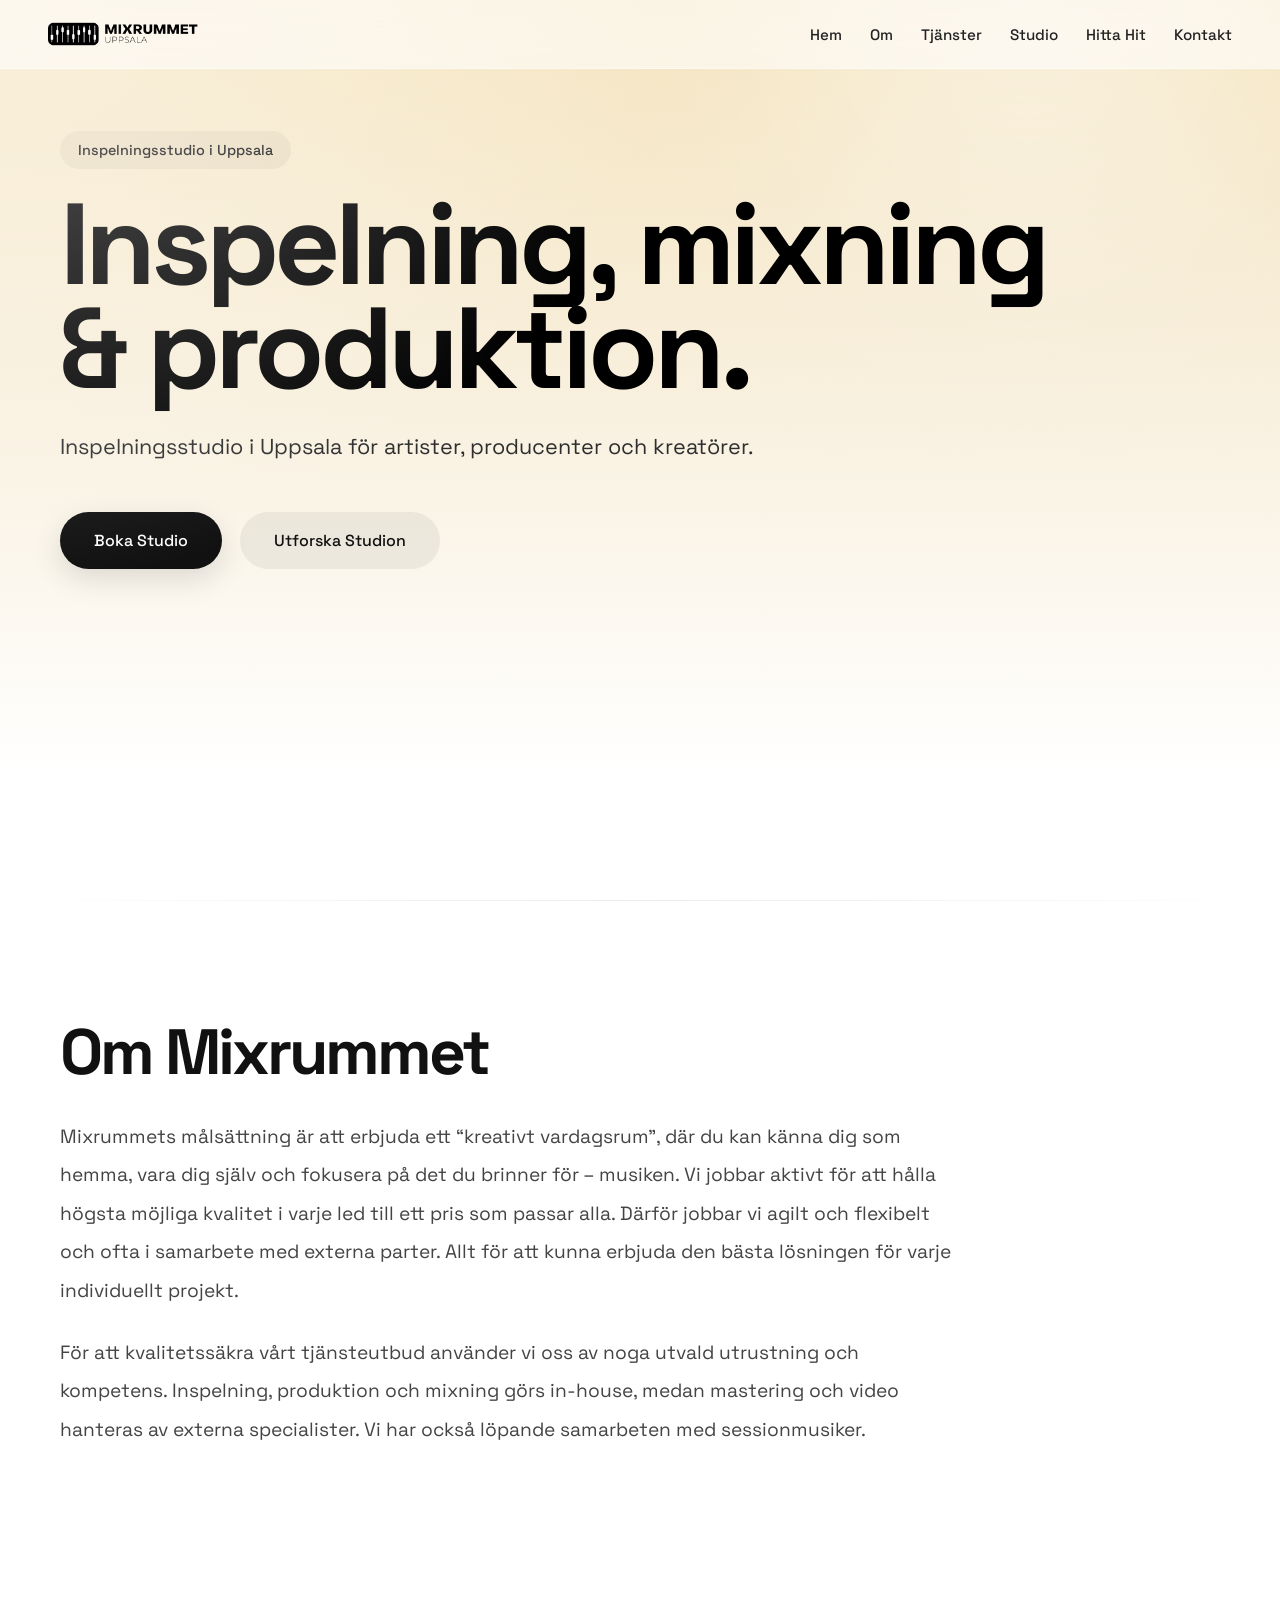
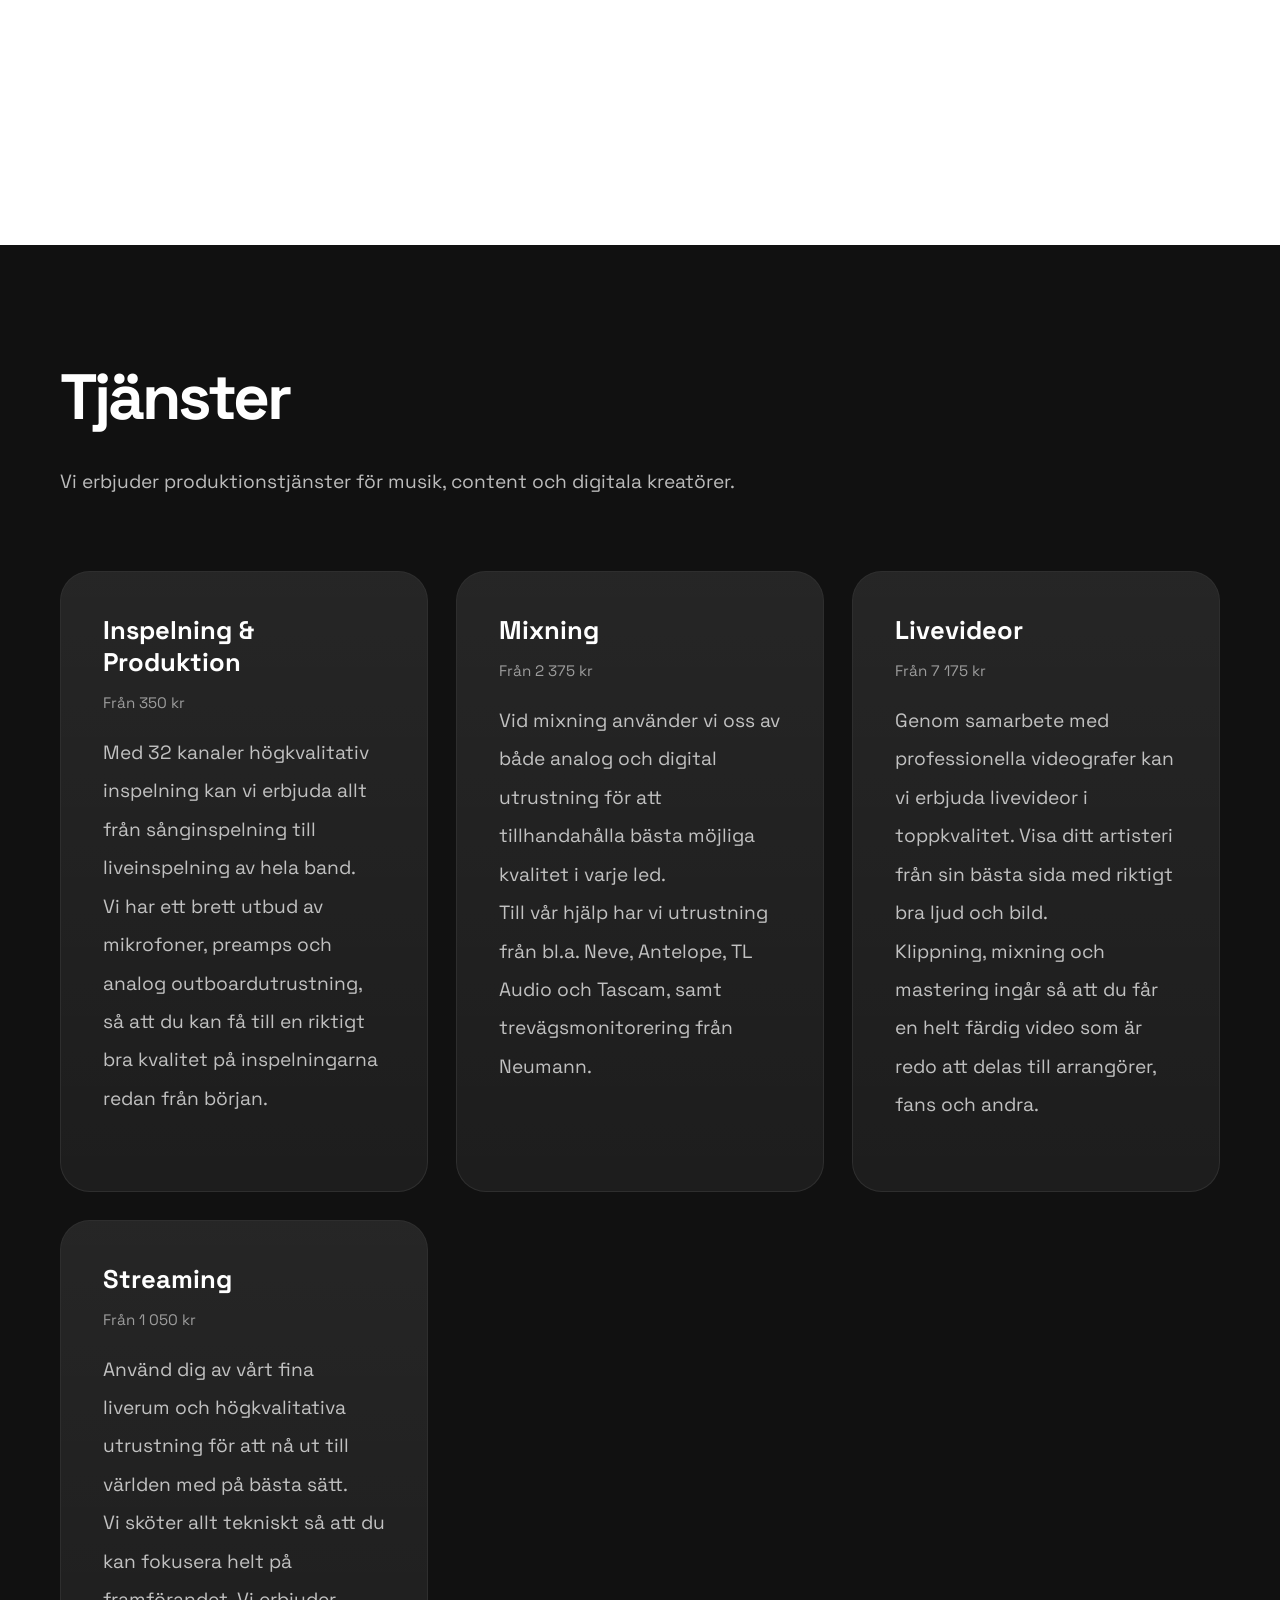
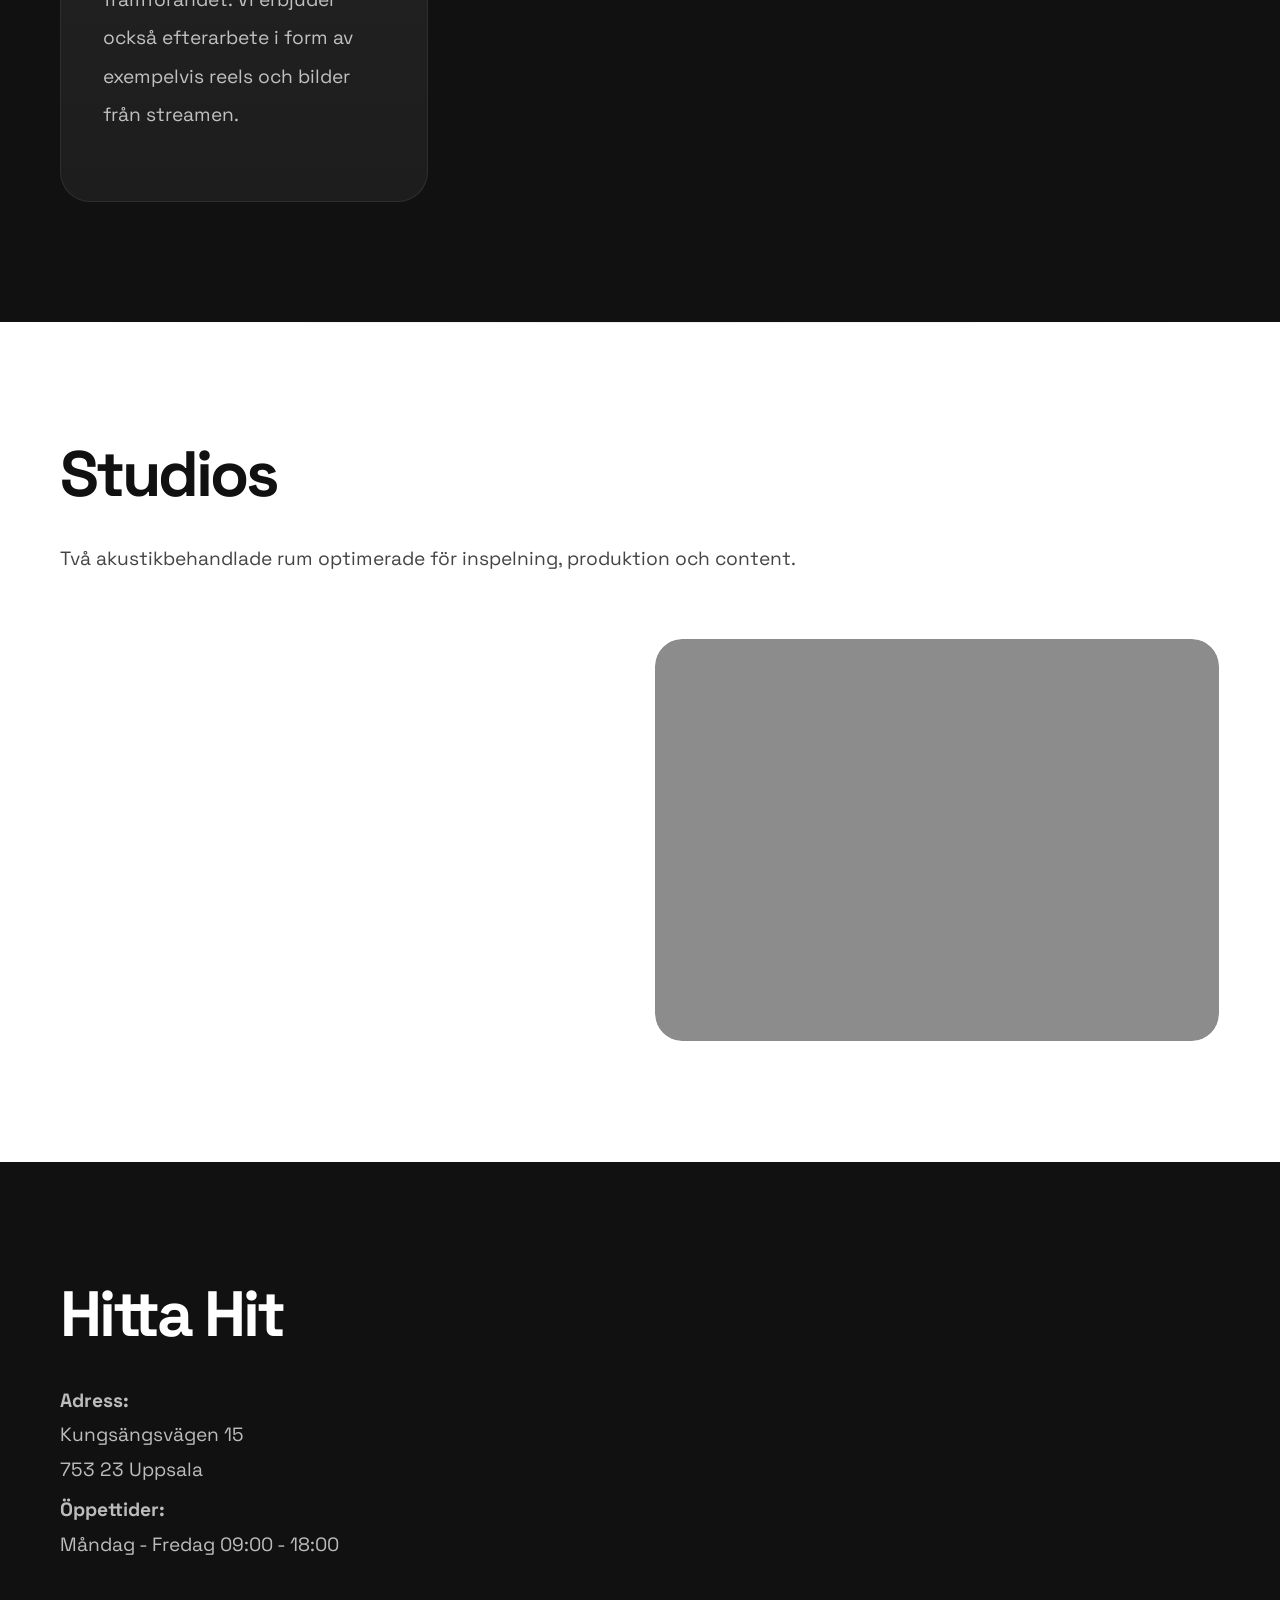
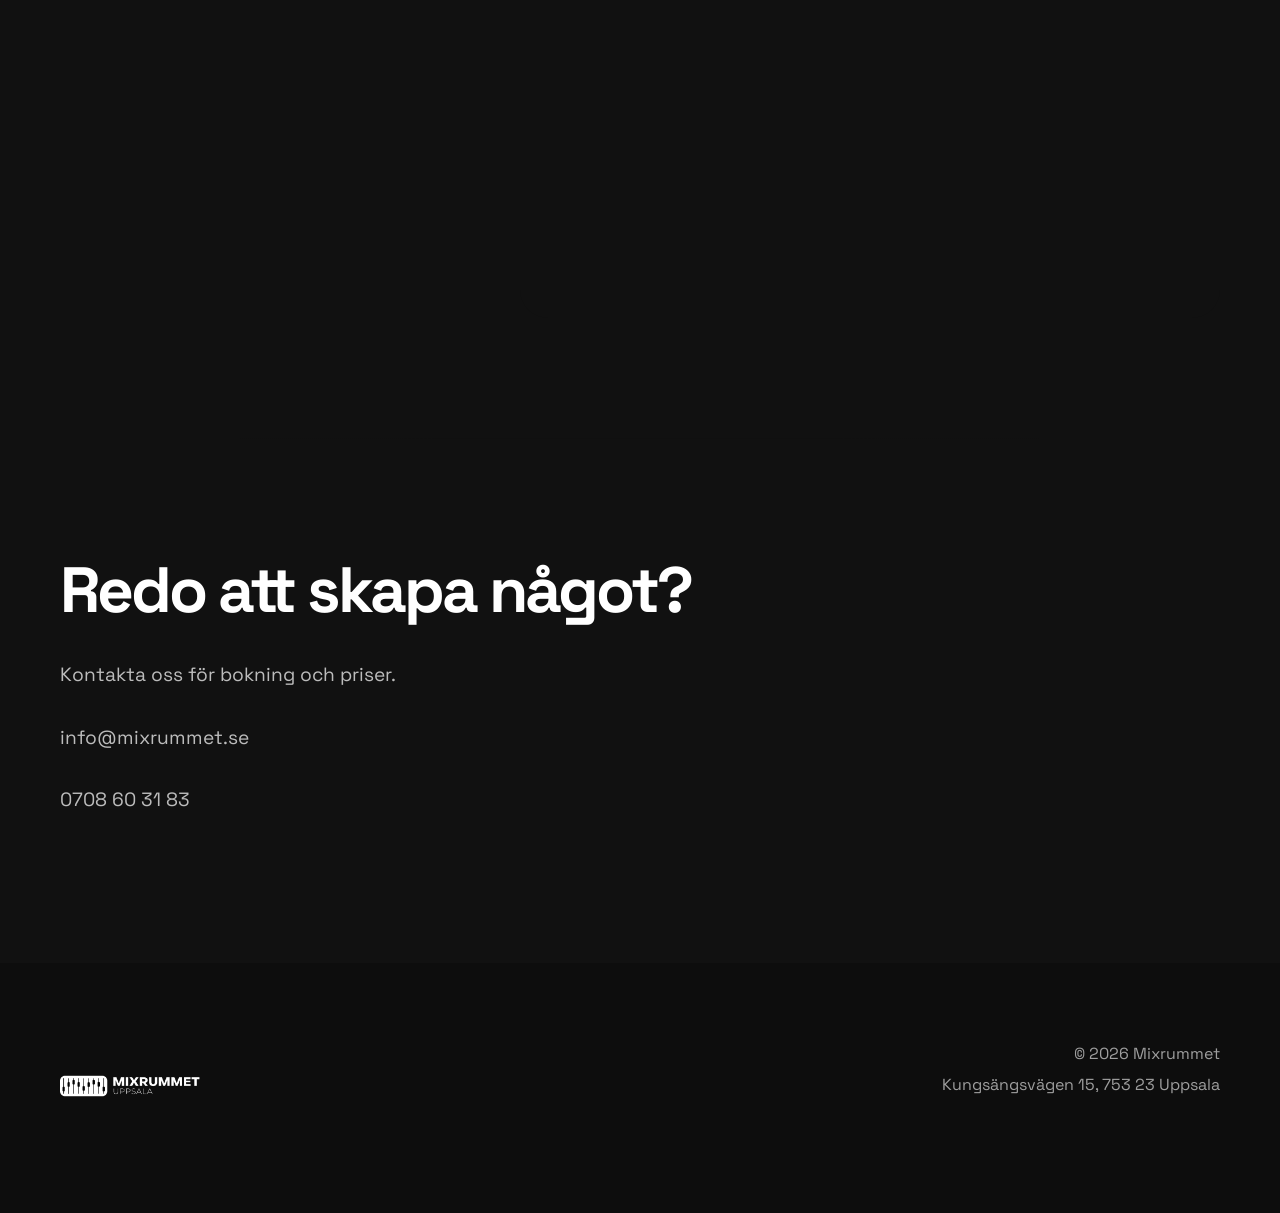
<file: index.html>
<!DOCTYPE html>
<html lang="sv">
<head>

    <meta charset="UTF-8">

    <meta name="viewport" content="width=device-width, initial-scale=1.0">

    <title>Mixrummet</title>

    <link rel="stylesheet" href="style.css">

</head>

<body>

    <!-- HEADER -->

    <header class="header">

        <img onclick="window.location.href='#' " src="logo.webp" alt="Mixrummet Logo" class="logo">

        <nav class="nav">
            <a href="#">Hem</a>
            <a href="#om">Om</a>
            <a href="#tjanster">Tjänster</a>
            <a href="#studio">Studio</a>
            <a href="#hittahit">Hitta Hit</a>
            <a href="#kontakt">Kontakt</a>
        </nav>
<button id="menuToggle" class="menu-toggle">
  <span></span>
  <span></span>
  <span></span>
</button>

<div id="sideMenu" class="side-menu">
    <a href="#home">Home</a>
    <a href="#studio">Studios</a>
    <a href="#gear">Gear</a>
    <a href="#contact">Contact</a>
</div>

    </header>

    <!-- HERO -->

    <section class="hero-section">

        <div class="content fade-up">

            <div class="hero-label">
                Inspelningsstudio i Uppsala
            </div>

            <h1 class="welcome-title">
                Inspelning, mixning & produktion.
            </h1>

            <p class="description">
                Inspelningsstudio i Uppsala för artister, producenter och kreatörer.
            </p>

            <div class="hero-buttons">

                <a href="#kontakt" class="cta-button">
                    Boka Studio
                </a>

                <a href="#studio" class="secondary-button">
                    Utforska Studion
                </a>

            </div>

        </div>

    </section>

    <!-- ABOUT -->

    <section class="section" id="om">

        <div class="content fade-up">

            <h2>Om Mixrummet</h2>

            <p>
Mixrummets målsättning är att erbjuda ett “kreativt vardagsrum”, där du kan känna dig som hemma, vara dig själv och fokusera på det du brinner för – musiken. Vi jobbar aktivt för att hålla högsta möjliga kvalitet i varje led till ett pris som passar alla. Därför jobbar vi agilt och flexibelt och ofta i samarbete med externa parter. Allt för att kunna erbjuda den bästa lösningen för varje individuellt projekt.
            </p>

            <p>
För att kvalitetssäkra vårt tjänsteutbud använder vi oss av noga utvald utrustning och kompetens. Inspelning, produktion och mixning görs in-house, medan mastering och video hanteras av externa specialister. Vi har också löpande samarbeten med sessionmusiker.
            </p>

            <!-- STATS -->

            <div class="stats-grid">

                <div class="stat-card">
                    <h3>5+</h3>
                    <p>Års erfarenhet inom produktion och inspelning.</p>
                </div>

                <div class="stat-card">
                    <h3>100+</h3>
                    <p>Sessions med artister, producenter och kreatörer.</p>
                </div>

            </div>

        </div>

    </section>

    <!-- SERVICES -->

    <section class="section dark-section" id="tjanster">

        <div class="content fade-up">

            <h2>Tjänster</h2>

            <p>
                Vi erbjuder produktionstjänster för musik,
                content och digitala kreatörer.
            </p>

            <div class="services-grid">

                <div class="service-card">

                    <h3>Inspelning & Produktion</h3>

                    <span>Från 350 kr</span>

                    <p>
Med 32 kanaler högkvalitativ inspelning kan vi erbjuda allt från sånginspelning till liveinspelning av hela band.<br>

Vi har ett brett utbud av mikrofoner, preamps och analog outboardutrustning, så att du kan få till en riktigt bra kvalitet på inspelningarna redan från början.
                    </p>

                </div>

                <div class="service-card">

                    <h3>Mixning</h3>

                    <span>Från 2 375 kr</span>

                    <p>
Vid mixning använder vi oss av både analog och digital utrustning för att tillhandahålla bästa möjliga kvalitet i varje led.<br>

Till vår hjälp har vi utrustning från bl.a. Neve, Antelope, TL Audio och Tascam, samt trevägsmonitorering från Neumann.
                    </p>

                </div>

                <div class="service-card">

                    <h3>Livevideor</h3>

                    <span>Från 7 175 kr</span>

                    <p>
                        Genom samarbete med professionella videografer kan vi erbjuda livevideor i toppkvalitet. Visa ditt artisteri från sin bästa sida med riktigt bra ljud och bild.<br>

Klippning, mixning och mastering ingår så att du får en helt färdig video som är redo att delas till arrangörer, fans och andra.
                    </p>

                </div>

                <div class="service-card">

                    <h3>Streaming</h3>

                    <span>Från 1 050 kr</span>

                    <p>
Använd dig av vårt fina liverum och högkvalitativa utrustning för att nå ut till världen med på bästa sätt.<br>

Vi sköter allt tekniskt så att du kan fokusera helt på framförandet. Vi erbjuder också efterarbete i form av exempelvis reels och bilder från streamen.
                    </p>

                </div>

            </div>

        </div>

    </section>

    <!-- STUDIO -->

<section class="section" id="studio">

    <div class="content fade-up">

        <h2>Studios</h2>
        <p>Två akustikbehandlade rum optimerade för inspelning, produktion och content.</p>

        <div class="studio-grid">

            <!-- STUDIO A -->
            <div class="studio-card">
                
                <div class="studio-header">
                    <span class="studio-tag">Studio A</span>
                    <h3>Huvudstudion</h3>
                </div>

                <p>
                    Bemannad och utrustad för allt från sånginspelning till liveinspelning av hela band. 32 kanaler högkvalitativ inspelning och analog outboardutrustning.
                </p>

                <div class="studio-gallery">
                    <img src="images/studio1.jpg" alt="">
                    <img src="images/studio2.jpg" alt="">
                    <img src="images/studio3.jpg" alt="">
                    <img src="images/studio4.jpg" alt="">
                </div>

                <a href="studio-a.html" class="studio-button">
    Se mer om Studio A
</a>

            </div>

<div class="studio-card coming-soon">

    <div class="studio-header">
        <span class="studio-tag alt">Studio B</span>
        <h3>Prodstudion</h3>
    </div>

    <p>
        Mindre, obemannad och mer fokuserad på egenproduktion.
    </p>

    <div class="studio-gallery blurred">
        <img src="images/studio1.jpg" alt="">
        <img src="images/studio2.jpg" alt="">
        <img src="images/studio3.jpg" alt="">
        <img src="images/studio4.jpg" alt="">
    </div>

    <a href="studio-b.html" class="studio-button">
        Visa mer (Coming Soon)
    </a>

    <div class="coming-overlay">
        <div class="coming-text">COMING SOON</div>
    </div>

</div>

</section>

<!-- <section class="section" id="gear">

    <div class="content fade-up">

        <h2>Utrustning</h2>

        <p>
            Modern hybrid-setup med fokus på ljudkvalitet,
            workflow och kreativitet.
        </p>

        <div class="gear-grid">

            <div class="gear-item large">

                <h3>Inspelning & Mixning</h3>

                <ul>
                    <strong>Dator:</strong> MacBook Pro M1 Pro<br>
                    <strong>AD/DA:</strong> Antelope Orion 32<br>
                    <strong>Mixerbord:</strong> Tascam M-520, TL Audio M3 Tubetracker, Soundcraft Series 10<br>
                    <strong>Outboard:</strong> DBX, FMR Audio, Klark Teknik, Lake People, Universal Audio, Warm Audio<br>
                    <strong>DAWS:</strong> Logic Pro, Reason 12 + Rack Extensions<br>
                    <strong>Plug-ins:</strong> FabFilter, Slate Digital, Soundtoys, Waves, RX10, Ozone 9, Kilohearts,  quidSonics m.fl.<br>
                </ul>

            </div>

            <div class="gear-item large">

                <h3>Mikrofoner</h3>

                <ul>
                    <strong>Kondensator:</strong> 3Dio FreeSpace x2, Aston Elements x2, Austrian Audio OC18 x2,  ne Audio CM4 x2<br>
                     <strong>Dynamiska:</strong> Sennheiser MD421, Shure Beta 52A, Shure Beta58A, Shure SM57, Shure SM58<br>
                     <strong>Band:</strong> Golden Age R1 MKII, Sontronics Sigma II<br>
                </ul>

            </div>

            <div class="gear-item large">

                <h3>Instrument</h3>

                <ul>
                     <strong>Akustiska gitarrer:</strong> Eastman E1 D, Cort SFX E NS, K Yairi CE1<br>
                     <strong>Basar:</strong> Ibanez GSR205 (5-strängad)<br>
                     <strong>Elgitarrer:</strong> Fender Jaguar, Gretsch Electromatic, Squier Telecaster<br>
                     <strong>Pianon:</strong> Östlind & Almquist, Casio<br>
                     <strong>Syntar:</strong> Korg Microkorg, Roland System-1, Seaboard Rise 25, Sequential Prophet 6<br>
                     <strong>Trummor:</strong> Mapex M Series, Paiste crash, ride & hihat<br>
                </ul>

            </div>

            <div class="gear-item large">

                <h3>Förstärkare & Pedaler</h3>

                <ul>
                     <strong>Förstärkare:</strong> Harley Benton Tube 15 x2, Orange Crush PiX CR50BXT, Vox AC15 C1<br>
                     <strong>Pedaler:</strong> EarthQuaker Data Corrupter, Pyramids, TC Flashback II, Hall of Fame II, MXR M108S m.fl.<br>
                </ul>

            </div>

            <div class="gear-item large">

                <h3>Lyssning</h3>

                <ul>
                     <strong>Monitorer:</strong> Neumann KH310, Doome Speakers<br>
                     <strong>Hörlurar:</strong> ATH-M50X, DT770 Pro, HiFiMan Sundara<br>
                </ul>

            </div>

        </div>

    </div>

</section>
-->

<!-- Hitta Hit -->
<section class="section dark-section-2" id="hittahit">

    <div class="content fade-up">

        <h2>Hitta Hit</h2>

        <div class="location-grid">

            <!-- LEFT -->

            <div class="location-info">

                <p>
                    <strong>Adress:</strong><br>
                    Kungsängsvägen 15<br>
                    753 23 Uppsala
                </p>

                <p>
                    <strong>Öppettider:</strong><br>
                    Måndag - Fredag 09:00 - 18:00
                </p>

            </div>

            <!-- RIGHT / MAP -->

            <div class="map-wrapper">

                <div style="width:100%;">
                    <div style="position:relative; padding-bottom:76.92%; height:0; overflow:hidden; border-radius:28px;">
                        <iframe 
                            src="https://maps.google.com/maps?width=650&height=500&hl=en&q=Kungs%C3%A4ngsv%C3%A4gen%2015%20753%2023%20Uppsala&t=k&z=14&ie=UTF8&iwloc=B&output=embed"
                            style="position:absolute; top:0; left:0; width:100%; height:100%; border:0;"
                            allowfullscreen
                            loading="lazy"
                            referrerpolicy="no-referrer-when-downgrade">
                        </iframe>
                    </div>
                </div>

            </div>

        </div>

    </div>

</section>

    <!-- CTA -->

    <section class="section dark-section" id="kontakt">

        <div class="content fade-up">

            <h2>Redo att skapa något?</h2>

            <p>
                Kontakta oss för bokning och priser.
            </p>

                <p>info@mixrummet.se</p>

                <p>0708 60 31 83</p>

        </div>

    </section>

    <!-- FOOTER -->

    <footer class="footer">

        <div class="content footer-content">

            <div>

                <img src="logo.webp" alt="Mixrummet Logo" class="footer-logo">

            </div>

            <div class="footer-text">

                <p>© 2026 Mixrummet</p>

                <p>
                Kungsängsvägen 15, 753 23 Uppsala
                </p>
                <p id="secret">Rompan10 and MelleB was here</p>

            </div>

        </div>

    </footer>

    <!-- FADE SCRIPT -->

    <script>

        const elements = document.querySelectorAll('.fade-up');

const observer = new IntersectionObserver(entries => {
    entries.forEach(entry => {
        if (entry.isIntersecting) {
            entry.target.classList.add('visible');
            observer.unobserve(entry.target);
        }
    });
}, {
    threshold: 0.15
});

        elements.forEach(el => observer.observe(el));

        const header = document.querySelector('.header');

window.addEventListener('scroll', () => {

    if(window.scrollY > 40) {
        header.classList.add('scrolled');
    } else {
        header.classList.remove('scrolled');
    }

});

const menuToggle = document.getElementById("menuToggle");
const sideMenu = document.getElementById("sideMenu");

menuToggle.addEventListener("click", () => {
    menuToggle.classList.toggle("active");
    sideMenu.classList.toggle("open");
});

    </script>

</body>
</html>
</file>
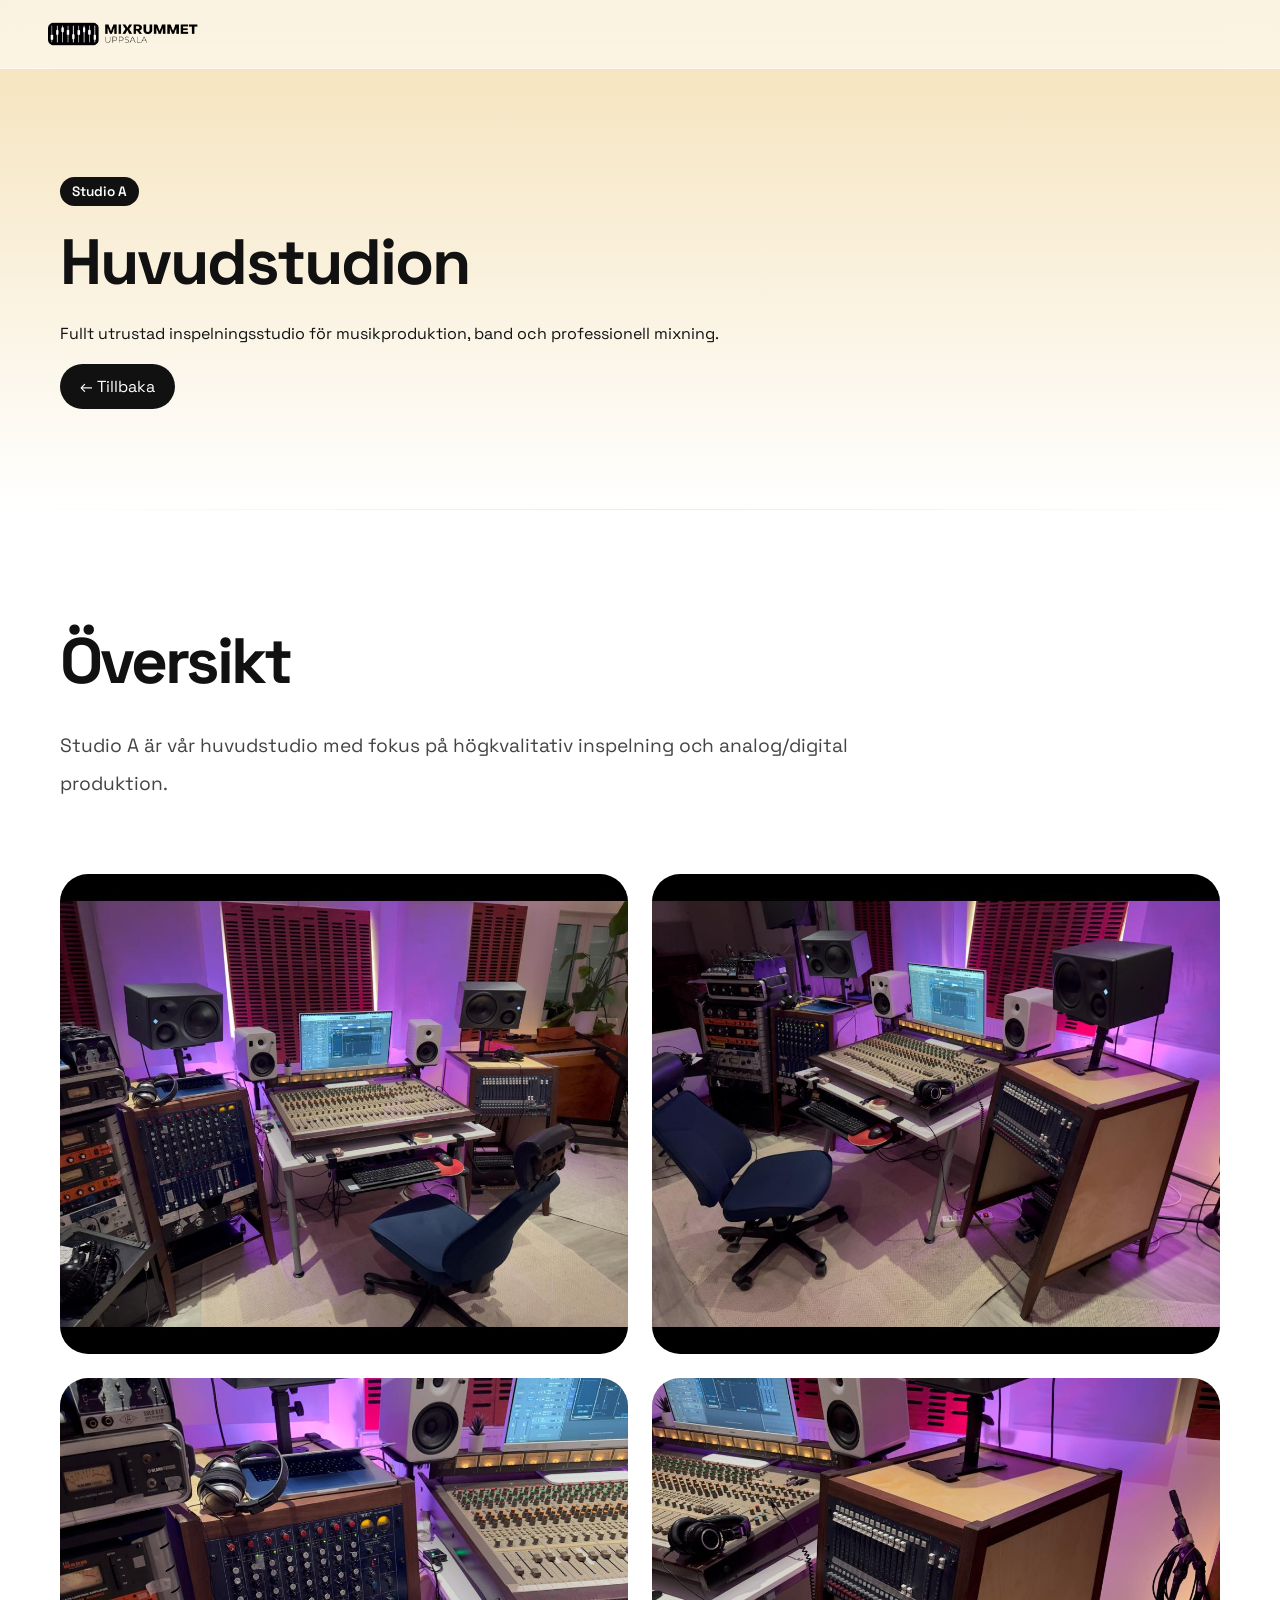
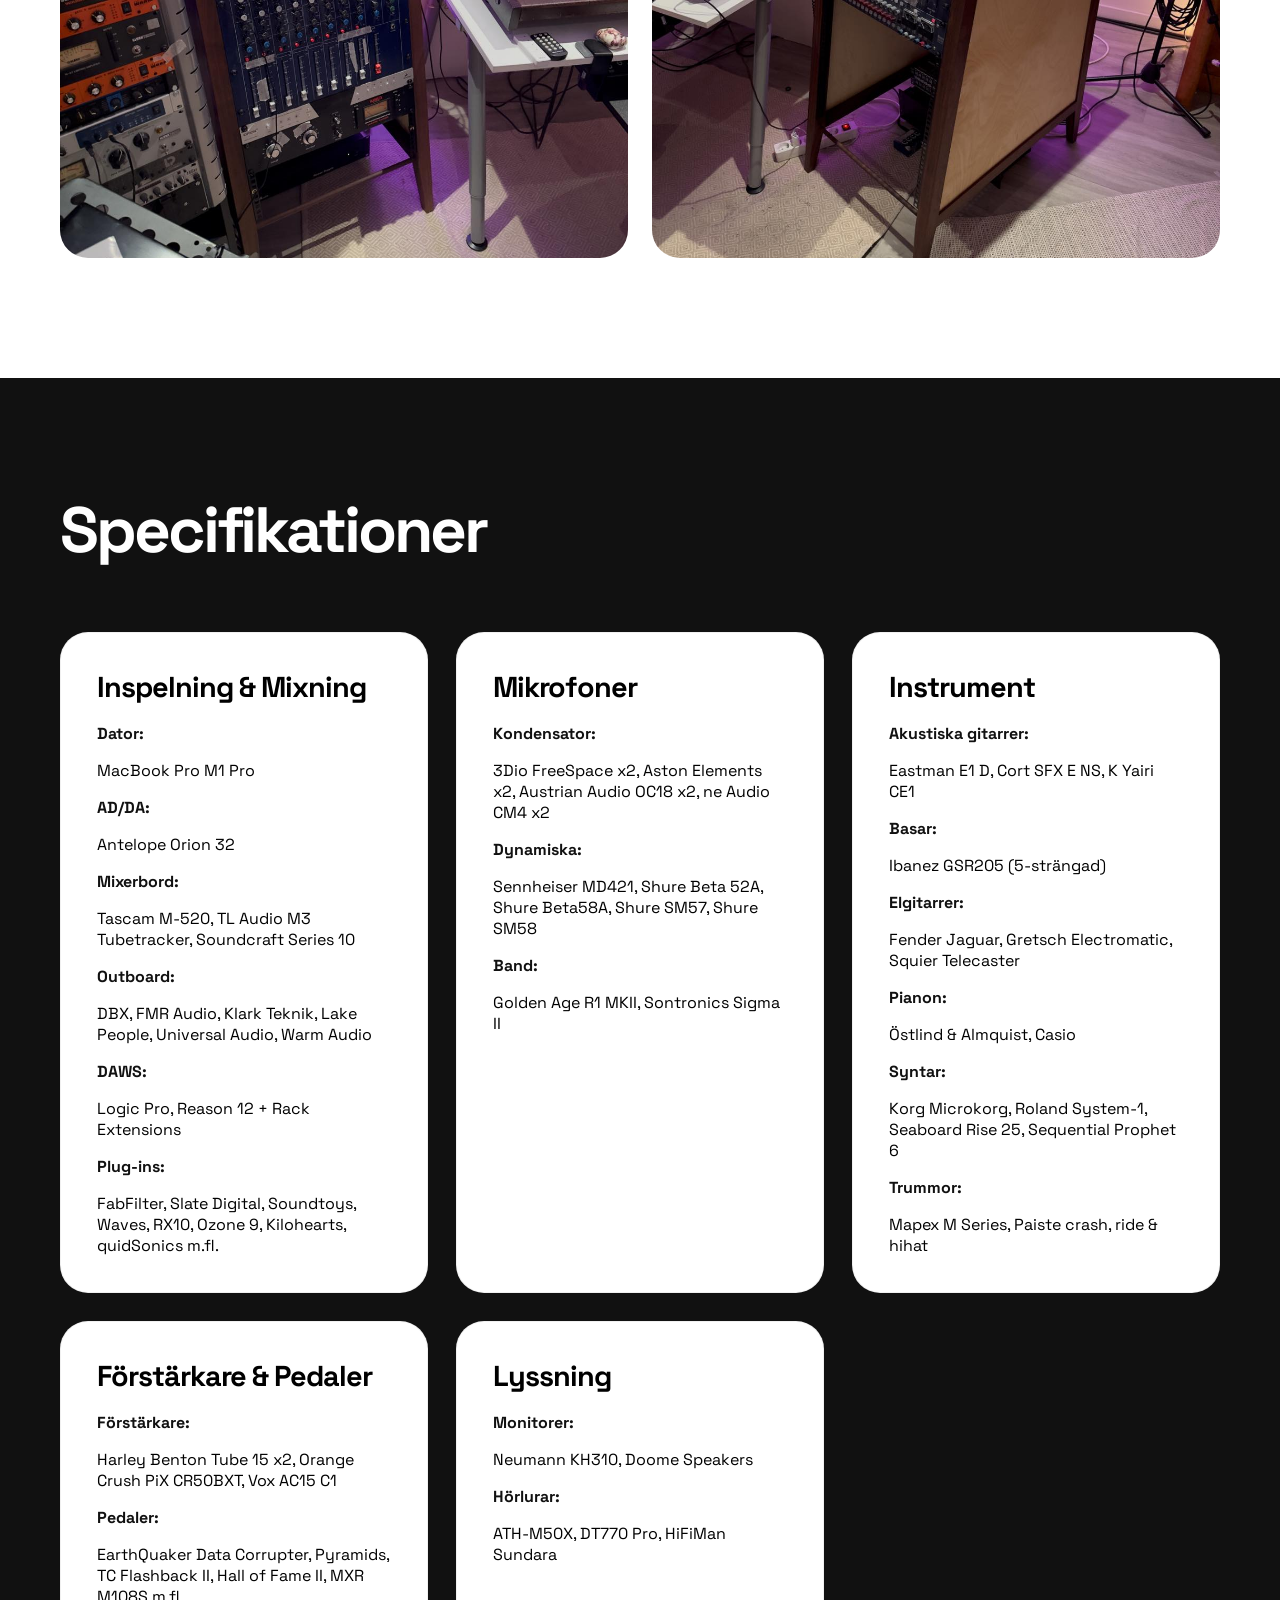
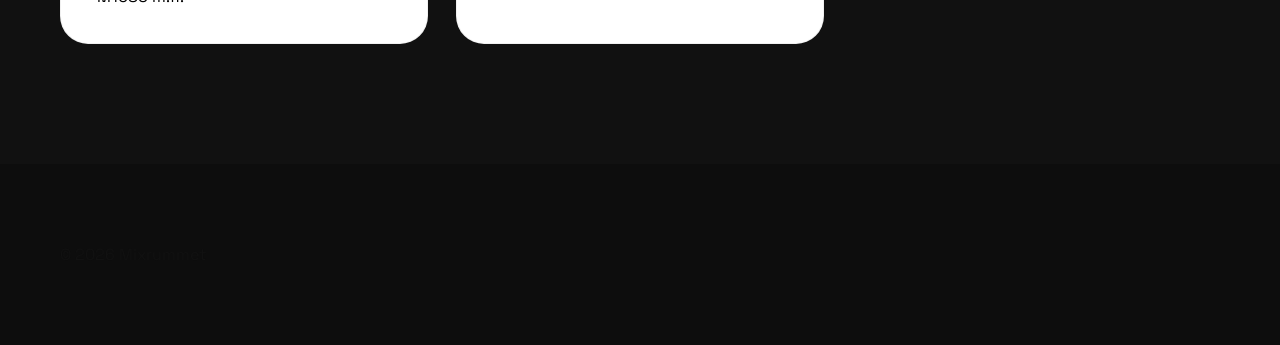
<file: studio-a.html>
<!DOCTYPE html>
<html lang="sv">
<head>
    <meta charset="UTF-8">
    <meta name="viewport" content="width=device-width, initial-scale=1.0">
    <title>Studio A | Mixrummet</title>
    <link rel="stylesheet" href="style.css">
</head>
<body>

<header class="header">
    <img onclick="window.location.href='index.html'" src="logo.webp" class="logo">
</header>

<section class="studio-page-hero">
    <div class="content">
        <span class="studio-tag">Studio A</span>
        <h1>Huvudstudion</h1>
        <p>Fullt utrustad inspelningsstudio för musikproduktion, band och professionell mixning.</p>

        <a href="index.html" class="back-button">← Tillbaka</a>
    </div>
</section>

<section class="section">
    <div class="content">

        <h2>Översikt</h2>
        <p>
            Studio A är vår huvudstudio med fokus på högkvalitativ inspelning och analog/digital produktion.
        </p>

        <div class="gallery-grid">
            <img src="images/studio1.jpg">
            <img src="images/studio2.jpg">
            <img src="images/studio3.jpg">
            <img src="images/studio4.jpg">
        </div>

    </div>
</section>

<section class="section dark-section">
    <div class="content">

        <h2>Specifikationer</h2>

        <div class="gear-grid">

            <!-- RECORDING -->

            <div class="gear-item large">

                <h3>Inspelning & Mixning</h3>

                <ul>
                    <strong>Dator:</strong> MacBook Pro M1 Pro<br>
                    <strong>AD/DA:</strong> Antelope Orion 32<br>
                    <strong>Mixerbord:</strong> Tascam M-520, TL Audio M3 Tubetracker, Soundcraft Series 10<br>
                    <strong>Outboard:</strong> DBX, FMR Audio, Klark Teknik, Lake People, Universal Audio, Warm Audio<br>
                    <strong>DAWS:</strong> Logic Pro, Reason 12 + Rack Extensions<br>
                    <strong>Plug-ins:</strong> FabFilter, Slate Digital, Soundtoys, Waves, RX10, Ozone 9, Kilohearts,  quidSonics m.fl.<br>
                </ul>

            </div>

            <!-- MICROPHONES -->

            <div class="gear-item large">

                <h3>Mikrofoner</h3>

                <ul>
                    <strong>Kondensator:</strong> 3Dio FreeSpace x2, Aston Elements x2, Austrian Audio OC18 x2,  ne Audio CM4 x2<br>
                     <strong>Dynamiska:</strong> Sennheiser MD421, Shure Beta 52A, Shure Beta58A, Shure SM57, Shure SM58<br>
                     <strong>Band:</strong> Golden Age R1 MKII, Sontronics Sigma II<br>
                </ul>

            </div>

            <!-- INSTRUMENTS -->

            <div class="gear-item large">

                <h3>Instrument</h3>

                <ul>
                     <strong>Akustiska gitarrer:</strong> Eastman E1 D, Cort SFX E NS, K Yairi CE1<br>
                     <strong>Basar:</strong> Ibanez GSR205 (5-strängad)<br>
                     <strong>Elgitarrer:</strong> Fender Jaguar, Gretsch Electromatic, Squier Telecaster<br>
                     <strong>Pianon:</strong> Östlind & Almquist, Casio<br>
                     <strong>Syntar:</strong> Korg Microkorg, Roland System-1, Seaboard Rise 25, Sequential Prophet 6<br>
                     <strong>Trummor:</strong> Mapex M Series, Paiste crash, ride & hihat<br>
                </ul>

            </div>

            <!-- AMPS -->

            <div class="gear-item large">

                <h3>Förstärkare & Pedaler</h3>

                <ul>
                     <strong>Förstärkare:</strong> Harley Benton Tube 15 x2, Orange Crush PiX CR50BXT, Vox AC15 C1<br>
                     <strong>Pedaler:</strong> EarthQuaker Data Corrupter, Pyramids, TC Flashback II, Hall of Fame II, MXR M108S m.fl.<br>
                </ul>

            </div>

            <!-- MONITORING -->

            <div class="gear-item large">

                <h3>Lyssning</h3>

                <ul>
                     <strong>Monitorer:</strong> Neumann KH310, Doome Speakers<br>
                     <strong>Hörlurar:</strong> ATH-M50X, DT770 Pro, HiFiMan Sundara<br>
                </ul>

            </div>

        </div>

    </div>

    </div>
</section>

<footer class="footer">
    <div class="content footer-content">
        <p>© 2026 Mixrummet</p>
    </div>
</footer>

</body>
</html>
</file>
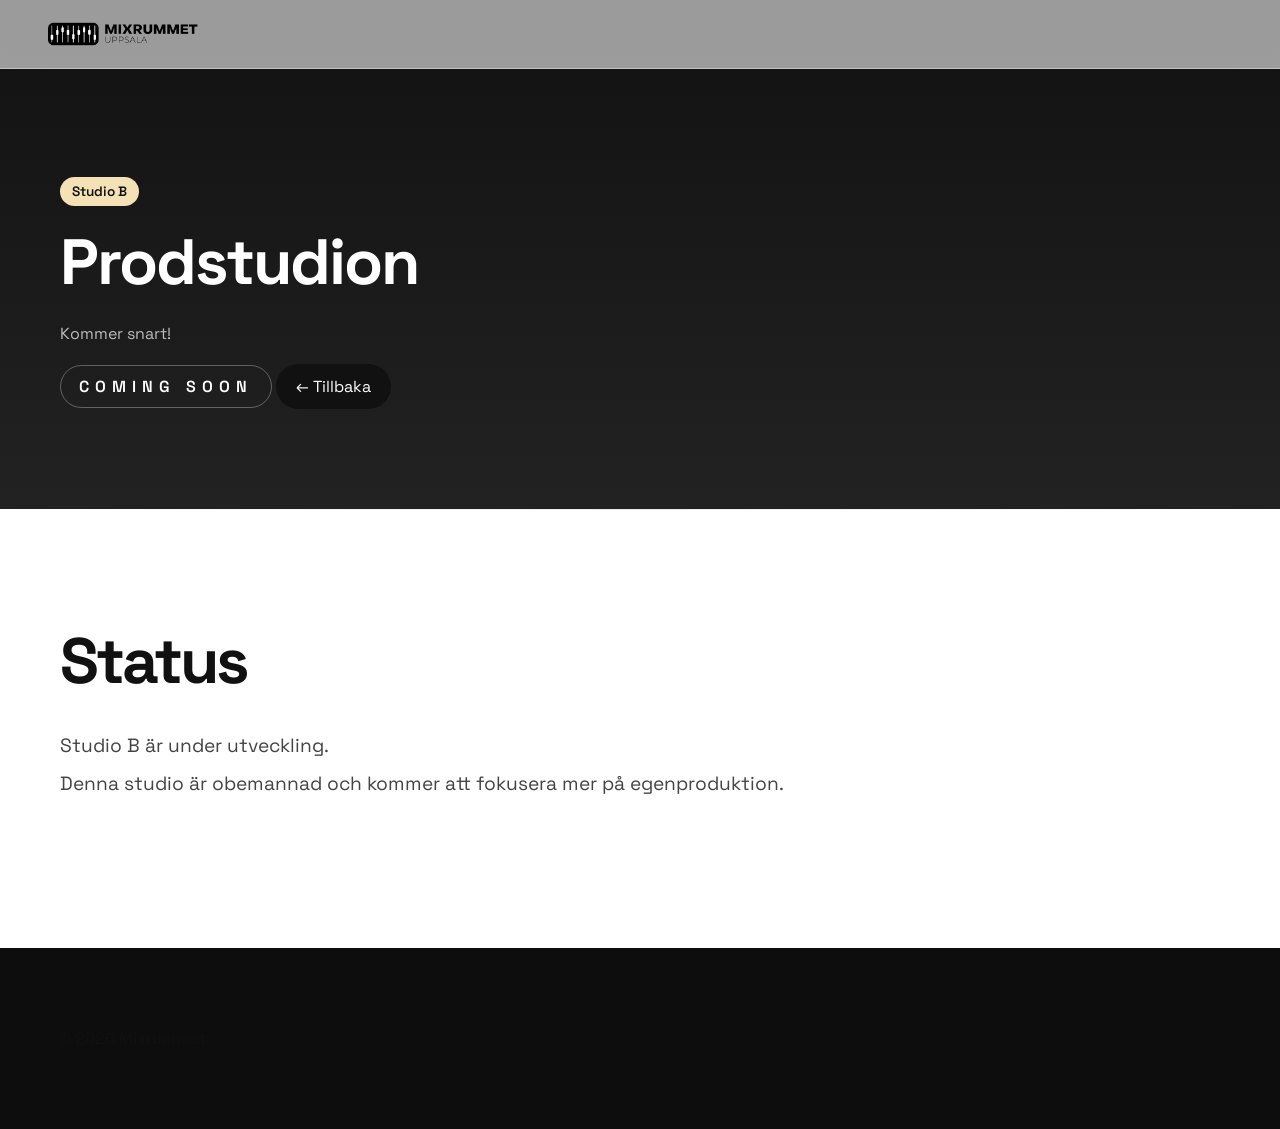
<file: studio-b.html>
<!DOCTYPE html>
<html lang="sv">
<head>
    <meta charset="UTF-8">
    <meta name="viewport" content="width=device-width, initial-scale=1.0">
    <title>Studio B | Mixrummet</title>
    <link rel="stylesheet" href="style.css">
</head>
<body>

<header class="header">
    <img onclick="window.location.href='index.html'" src="logo.webp" class="logo">
</header>

<section class="studio-page-hero coming">
    <div class="content">
        <span class="studio-tag alt">Studio B</span>
        <h1>Prodstudion</h1>
        <p>Kommer snart!</p>

        <div class="coming-badge">COMING SOON</div>

        <a href="index.html" class="back-button">← Tillbaka</a>
    </div>
</section>

<section class="section">
    <div class="content">
        <h2>Status</h2>
        <p>
            Studio B är under utveckling.<br>
            Denna studio är obemannad och kommer att fokusera mer på egenproduktion.
        </p>
    </div>
</section>

<footer class="footer">
    <div class="content footer-content">
        <p>© 2026 Mixrummet</p>
    </div>
</footer>

</body>
</html>
</file>
<file: style.css>
@import url('https://fonts.googleapis.com/css2?family=Space+Grotesk:wght@300;400;500;700&display=swap');

:root {
    --bg: #ffffff;

    --text: #111111;
    --muted: #666666;
    --line: rgba(0,0,0,0.08);

    --card: rgba(255,255,255,0.72);

    --accent: #f4e1b6;
    --accent-light: #f8efdc;

    --shadow:
    0 10px 30px rgba(0,0,0,0.05);

    --shadow-hover:
    0 20px 50px rgba(0,0,0,0.12);

    --radius: 28px;

    --transition: 0.35s ease;
}

/* RESET */

* {
    margin: 0;
    padding: 0;
    box-sizing: border-box;
}

html {
    scroll-behavior: smooth;
}

body {
    font-family: 'Space Grotesk', sans-serif;

    background: var(--bg);

    color: var(--text);

    overflow-x: hidden;

    -webkit-font-smoothing: antialiased;
    text-rendering: optimizeLegibility;
}

/* NOISE OVERLAY */

body::before {
    content: "";

    position: fixed;

    inset: 0;

    pointer-events: none;

    opacity: 0.03;

    background-image:
    url("https://www.transparenttextures.com/patterns/asfalt-light.png");

    z-index: 9999;
}

/* SELECTION */

::selection {
    background: #111;
    color: white;
}

/* HEADER */

.header {
    position: fixed;

    top: 0;
    left: 0;

    width: 100%;

    padding: 22px 48px;

    display: flex;
    align-items: center;

    justify-content: flex-start;

    gap: 40px;

    z-index: 1000;

    background: rgba(255,255,255,0.58);

    backdrop-filter: blur(20px);
    -webkit-backdrop-filter: blur(20px);

    border-bottom: 1px solid rgba(255,255,255,0.4);

    transition: var(--transition);
}

.logo {
    width: 150px;
    cursor: pointer;
}

/* NAV */

.nav {
    display: flex;
    align-items: center;

    gap: 28px;

    margin-left: auto;
}

.nav a {
    position: relative;

    text-decoration: none;

    color: #222;

    font-size: 0.95rem;
    font-weight: 500;

    transition: var(--transition);
}

.nav a::after {
    content: "";

    position: absolute;

    left: 0;
    bottom: -6px;

    width: 0%;
    height: 1px;

    background: #111;

    transition: var(--transition);
}

.nav a:hover::after {
    width: 100%;
}

/* GLOBAL */

.content {
    width: 100%;

    max-width: 1450px;

    margin: 0 auto;

    padding: 0 60px;
}

/* HERO */

.hero-section {
    position: relative;
    top: -120px;

    min-height: 100vh;

    display: flex;
    align-items: center;

    overflow: hidden;

    padding: 220px 0 180px;

background:
    linear-gradient(
        180deg,
        #f4e1b6 0%,
        #f8efdc 55%,
        #ffffff 100%
    );
}

.hero-section::before {
    content: "";

    position: absolute;

    top: -200px;
    right: -100px;

    width: 700px;
    height: 700px;

    background:
    radial-gradient(
        circle,
        rgba(255,255,255,0.5) 0%,
        transparent 70%
    );

    filter: blur(80px);
}

.hero-section::after {
    content: "";

    position: absolute;

    inset: 0;

    background:
    radial-gradient(
        circle at top left,
        rgba(255,255,255,0.45),
        transparent 45%
    );

    pointer-events: none;
}

.hero-label {
    display: inline-flex;

    padding: 10px 18px;

    margin-bottom: 24px;

    border-radius: 999px;

    background: rgba(0,0,0,0.05);

    font-size: 0.9rem;
    font-weight: 500;
}

.welcome-title {
    color: black;

    max-width: 1000px;

    margin-bottom: 28px;

    font-size: clamp(4rem, 9vw, 8rem);

    line-height: 0.9;

    letter-spacing: -5px;

    font-weight: 700;
}

.description {
    max-width: 760px;

    font-size: 1.35rem;

    line-height: 1.8;

color: #2e2e2e;
}

.hero-buttons {
    display: flex;

    gap: 18px;

    flex-wrap: wrap;

    margin-top: 45px;
}

/* BUTTONS */

.cta-button,
.secondary-button {
    display: inline-flex;
    align-items: center;
    justify-content: center;

    padding: 18px 34px;

    border-radius: 999px;

    text-decoration: none;

    font-size: 1rem;
    font-weight: 500;

    transition: var(--transition);
}

.cta-button {
    background: #111;

    color: white;

    box-shadow:
    0 10px 30px rgba(0,0,0,0.12);
}

.cta-button:hover {
    transform: translateY(-4px);

    box-shadow:
    0 18px 40px rgba(0,0,0,0.18);
}

.secondary-button {
    background: rgba(0,0,0,0.06);

    color: #111;
}

.secondary-button:hover {
    background: rgba(0,0,0,0.1);
}

/* SECTIONS */

.section {
    position: relative;

    padding: 120px 0;

    background: white;
}

.section::before {
    content: "";

    position: absolute;

    top: 0;
    left: 0;

    width: 100%;
    height: 1px;

    background:
    linear-gradient(
        90deg,
        transparent,
        rgba(0,0,0,0.08),
        transparent
    );
}

.section h2 {
    margin-bottom: 34px;

    font-size: 4rem;

    line-height: 1;

    letter-spacing: -3px;
}

.section p {
    max-width: 900px;

    margin-bottom: 24px;

    font-size: 1.2rem;

    line-height: 2;

    color: #444;
}

/* DARK SECTION */

.dark-section,
.dark-section-2 {
    background: #111;

    color: white;
}

.dark-section h2,
.dark-section-2 h2 {
    color: white;
}

.dark-section p,
.dark-section-2 p {
    color: rgba(255,255,255,0.72);
}

/* STATS */

.stats-grid {
    display: grid;

    grid-template-columns:
    repeat(auto-fit, minmax(220px, 1fr));

    gap: 24px;

    margin-top: 70px;
}

.stat-card {
    padding: 40px;

    border-radius: var(--radius);

    background: rgba(255,255,255,0.65);

    backdrop-filter: blur(18px);

    border: 1px solid rgba(0,0,0,0.06);

    transition: var(--transition);
}

.stat-card:hover {
    transform: translateY(-6px);

    box-shadow: var(--shadow);
}

.stat-card h3 {
    font-size: 2.4rem;

    margin-bottom: 12px;
}

/* SERVICES */

.services-grid {
    display: grid;

    grid-template-columns:
    repeat(auto-fit, minmax(300px, 1fr));

    gap: 28px;

    margin-top: 70px;
}

.service-card {
    position: relative;

    overflow: hidden;

    padding: 42px;

    border-radius: 30px;

    background: rgba(255,255,255,0.05);

    border: 1px solid rgba(255,255,255,0.08);

    transition: var(--transition);
}

.service-card::before {
    content: "";

    position: absolute;

    inset: 0;

    background:
    linear-gradient(
        180deg,
        rgba(255,255,255,0.04),
        transparent
    );

    pointer-events: none;
}

.service-card:hover {
    transform: translateY(-6px);

    border-color: rgba(255,255,255,0.15);
}

.service-card h3 {
    font-size: 1.6rem;

    margin-bottom: 14px;
}

.service-card span {
    display: inline-block;

    margin-bottom: 22px;

    font-size: 0.95rem;

    color: rgba(255,255,255,0.55);
}

/* GALLERY */

.gallery-grid {
    display: grid;

    grid-template-columns: repeat(2, 1fr);

    gap: 24px;

    margin-top: 70px;
}

.gallery-grid img {
    width: 100%;

    height: 480px;

    object-fit: cover;

    border-radius: 28px;

    transition: 0.4s ease;
}

.gallery-grid img:hover {
    transform: scale(1.02);
}

/* GEAR */

.gear-grid {
    display: grid;

    grid-template-columns:
    repeat(auto-fit, minmax(320px, 1fr));

    gap: 28px;

    margin-top: 70px;
}

.gear-item {
    display: flex;
    flex-direction: column;

    gap: 18px;

    padding: 36px;

    border-radius: 28px;

    background: rgba(255,255,255,0.72);

    backdrop-filter: blur(18px);

    border: 1px solid rgba(0,0,0,0.06);

    transition: var(--transition);

    background: white;
}

.gear-item:hover {
    transform: translateY(-6px);

    box-shadow: var(--shadow-hover);
}

.gear-item h3 {
    font-size: 1.8rem;

    letter-spacing: -1px;
    color: black;
}

.gear-item ul {
    list-style: none;

    display: flex;
    flex-direction: column;

    gap: 16px;
    color: black;
}

.gear-item li {
    font-size: 1.02rem;

    line-height: 1.7;

    color: #333;
}

.gear-item strong {
    color: #111;
}

/* HITTA HIT */

#hitta-hit {
    position: relative;

    padding: 70px 0 50px;

    background: #ffffff;
}

#hitta-hit .content {
    max-width: 1500px;
}

#hitta-hit h2 {
    font-size: 3.4rem;

    margin-bottom: 12px;

    letter-spacing: -2px;
}

#hitta-hit p {
    margin-bottom: 18px;

    font-size: 1.1rem;

    line-height: 1.8;

    color: #555;
}

#hitta-hit iframe {
    width: 100%;

    height: 420px;

    border: none;

    border-radius: 24px;

    overflow: hidden;

    box-shadow:
    0 20px 50px rgba(0,0,0,0.08);
}

/* CONTACT */

.contact-info {
    margin-top: 40px;
}

.contact-info p {
    font-size: 1.3rem;
}

/* FOOTER */

.footer {
    background: #0d0d0d;

    padding: 80px 0;
}

.footer-content {
    display: flex;

    align-items: center;
    justify-content: space-between;

    gap: 40px;
}

.footer-logo {
    width: 140px;

    filter: invert(1);
}

.footer-text p {
    color: rgba(255,255,255,0.6);

    margin-bottom: 10px;

    text-align: right;
}

/* ANIMATIONS */

.fade-up {
    opacity: 0;

    transform: translateY(40px);

    transition:
    opacity 1s ease,
    transform 1s ease;
}

.fade-up.visible {
    opacity: 1;

    transform: translateY(0);
}

/* RESPONSIVE */

@media (max-width: 900px) {

    .gallery-grid {
        grid-template-columns: 1fr;
    }

    .gallery-grid img {
        height: 350px;
    }
}

@media (max-width: 768px) {

    .header {
        padding: 18px 22px;
    }

    .nav {
        display: none;
    }

    .content {
        padding: 0 24px;
    }

    .welcome-title {
        font-size: 4rem;

        letter-spacing: -3px;
    }

    .description {
        font-size: 1.1rem;
    }

    .section {
        padding: 90px 0;
    }

    .section h2 {
        font-size: 2.6rem;
    }

    .gear-grid {
        grid-template-columns: 1fr;
    }

    #hitta-hit {
        padding: 60px 0 40px;
    }

    #hitta-hit h2 {
        font-size: 2.4rem;

        margin-bottom: 10px;
    }

    #hitta-hit p {
        margin-bottom: 14px;
    }

    #hitta-hit iframe {
        height: 320px;
    }

    .footer-content {
        flex-direction: column;

        align-items: flex-start;
    }

    .footer-text p {
        text-align: left;
    }
}

/* LOCATION */

.location-grid {
    display: grid;

    grid-template-columns: 420px 1fr;

    gap: 40px;

    align-items: start;

    margin-top: 10px;
}

.location-info {
    display: flex;

    flex-direction: column;

    gap: 6px;

    padding-top: 4px;
}

.location-info p {
    margin-bottom: 0;

    line-height: 1.8;
}

.map-wrapper iframe {
    border-radius: 28px;

    box-shadow: 0 10px 30px rgba(0,0,0,0.18);
}

/* MOBILE */

@media (max-width: 900px) {

    .location-grid {
        grid-template-columns: 1fr;

        gap: 24px;
    }
}

/* STUDIO GRID */
.studio-grid {
    display: grid;
    grid-template-columns: repeat(2, 1fr);
    gap: 28px;
    margin-top: 60px;
}

/* CARD */
.studio-card {
    position: relative;
    padding: 42px;
    border-radius: var(--radius);
    background: rgba(255,255,255,0.65);
    backdrop-filter: blur(18px);
    border: 1px solid rgba(0,0,0,0.06);
    transition: var(--transition);
    overflow: hidden;
}

.studio-card:hover {
    transform: translateY(-8px);
    box-shadow: var(--shadow-hover);
}

/* HEADER */
.studio-header {
    display: flex;
    align-items: center;
    gap: 14px;
    margin-bottom: 18px;
}

.studio-tag {
    padding: 6px 12px;
    border-radius: 999px;
    font-size: 0.85rem;
    font-weight: 600;
    background: #111;
    color: white;
}

.studio-tag.alt {
    background: var(--accent);
    color: #111;
}

.studio-card h3 {
    font-size: 1.8rem;
    letter-spacing: -1px;
}

/* TEXT */
.studio-card p {
    font-size: 1.05rem;
    line-height: 1.8;
    color: #444;
    margin-bottom: 22px;
}

/* MINI GALLERY */
.studio-gallery {
    display: grid;
    grid-template-columns: repeat(4, 1fr);
    gap: 10px;
}

.studio-gallery img {
    width: 100%;
    height: 90px;
    object-fit: cover;
    border-radius: 14px;
    transition: 0.3s ease;
}

.studio-gallery img:hover {
    transform: scale(1.05);
}

/* RESPONSIVE */
@media (max-width: 900px) {
    .studio-grid {
        grid-template-columns: 1fr;
    }

    .studio-gallery {
        grid-template-columns: repeat(2, 1fr);
    }

    .studio-gallery img {
        height: 120px;
    }
}

.studio-card.coming-soon {
    cursor: default;
}

/* göm text + content */
.studio-card.coming-soon h3,
.studio-card.coming-soon p {
    opacity: 0;
}

/* Disable hover animation for coming soon card */
.studio-card.coming-soon:hover {
    transform: none;
    box-shadow: none;
}

/* blur gallery */
.studio-card.coming-soon .studio-gallery.blurred {
    filter: blur(6px) grayscale(0.4);
    opacity: 0.6;
}

.studio-card.coming-soon .studio-gallery {
    opacity: 0;
    filter: blur(12px) grayscale(1);
    transform: scale(1.05);
}

/* overlay (tar visuellt fokus) */
.coming-overlay {
    position: absolute;
    inset: 0;
    display: flex;
    align-items: center;
    justify-content: center;

    background: rgba(0,0,0,0.45);
    backdrop-filter: blur(4px);

    z-index: 10;
}

/* text */
.coming-text {
    font-size: 2.2rem;
    font-weight: 700;
    letter-spacing: 6px;

    color: white;

    padding: 14px 26px;
    border: 1px solid rgba(255,255,255,0.4);
    border-radius: 999px;

    text-transform: uppercase;

    animation: pulse 2.5s infinite ease-in-out;
}

/* subtle pulse animation */
@keyframes pulse {
    0% { opacity: 0.7; }
    50% { opacity: 1; }
    100% { opacity: 0.7; }
}

.studio-button {
    display: inline-flex;
    margin-top: 18px;

    padding: 12px 20px;
    border-radius: 999px;

    text-decoration: none;

    font-weight: 500;
    font-size: 0.95rem;

    background: #111;
    color: white;

    transition: var(--transition);

    position: relative;
    z-index: 20;
}

.studio-button:hover {
    transform: translateY(-3px);
    box-shadow: 0 10px 25px rgba(0,0,0,0.15);
}

/* disabled / coming soon */
.studio-button.disabled {
    background: rgba(0,0,0,0.2);
    color: rgba(255,255,255,0.6);
    cursor: not-allowed;
}

/* STUDIO PAGE HERO */
.studio-page-hero {
    padding: 180px 0 100px;
    background: linear-gradient(180deg, #f4e1b6, #ffffff);
}

.studio-page-hero h1 {
    font-size: 4rem;
    letter-spacing: -2px;
    margin: 20px 0;
}

/* back button */
.back-button {
    display: inline-block;
    margin-top: 20px;

    padding: 12px 20px;
    border-radius: 999px;

    text-decoration: none;

    background: #111;
    color: white;

    transition: var(--transition);
}

.back-button:hover {
    transform: translateY(-3px);
}

/* coming variant */
.studio-page-hero.coming {
    background: linear-gradient(180deg, #111, #222);
    color: white;
}

.studio-page-hero.coming p {
    color: rgba(255,255,255,0.7);
}

.coming-badge {
    display: inline-block;
    margin-top: 20px;

    padding: 10px 18px;
    border-radius: 999px;

    border: 1px solid rgba(255,255,255,0.3);

    letter-spacing: 6px;
    font-weight: 600;
}

#secret {
    font-size: 0.9rem;
    font-style: italic;
    color: white;
    opacity: 0;
}

#secret:hover {
    color: red;
    opacity: 1;
}

/* BUTTON */
.menu-toggle {
    width: 44px;
    height: 44px;

    border-radius: 999px;
    border: 1px solid rgba(0,0,0,0.08);

    background: rgba(255,255,255,0.7);
    backdrop-filter: blur(18px);

    display: none;
    align-items: center;
    justify-content: center;

    position: relative;
    cursor: pointer;

    transition: var(--transition);

        margin-left: auto;

    z-index: 9999;
}

.menu-toggle span {
    position: absolute;
    width: 18px;
    height: 2px;
    background: #111;
    border-radius: 2px;
    transition: 0.3s ease;
}

/* 3 lines */
.menu-toggle span:nth-child(1) {
    transform: translateY(-6px);
}
.menu-toggle span:nth-child(2) {
    transform: translateY(0);
}
.menu-toggle span:nth-child(3) {
    transform: translateY(6px);
}

/* ACTIVE → X */
.menu-toggle.active span:nth-child(1) {
    transform: rotate(45deg);
}
.menu-toggle.active span:nth-child(2) {
    opacity: 0;
}
.menu-toggle.active span:nth-child(3) {
    transform: rotate(-45deg);
}

/* MOBILE ONLY */
@media (max-width: 768px) {
    .menu-toggle {
        display: flex;
    }
}

.side-menu {
    position: fixed;
    top: 0;
    right: -320px;

    width: 320px;
    height: 100vh;

    background: rgba(255,255,255,1);
    backdrop-filter: blur(20px);

    border-left: 1px solid rgba(0,0,0,0.08);

    display: flex;
    flex-direction: column;

    padding: 100px 30px;
    gap: 20px;

    transition: 0.4s ease;

    z-index: 999;
}

.side-menu a {
    text-decoration: none;
    color: #111;

    font-size: 1.2rem;
    font-weight: 500;

    padding: 10px 0;

    border-bottom: 1px solid rgba(0,0,0,0.06);
}

/* OPEN STATE */
.side-menu.open {
    right: 0;
}
</file>
